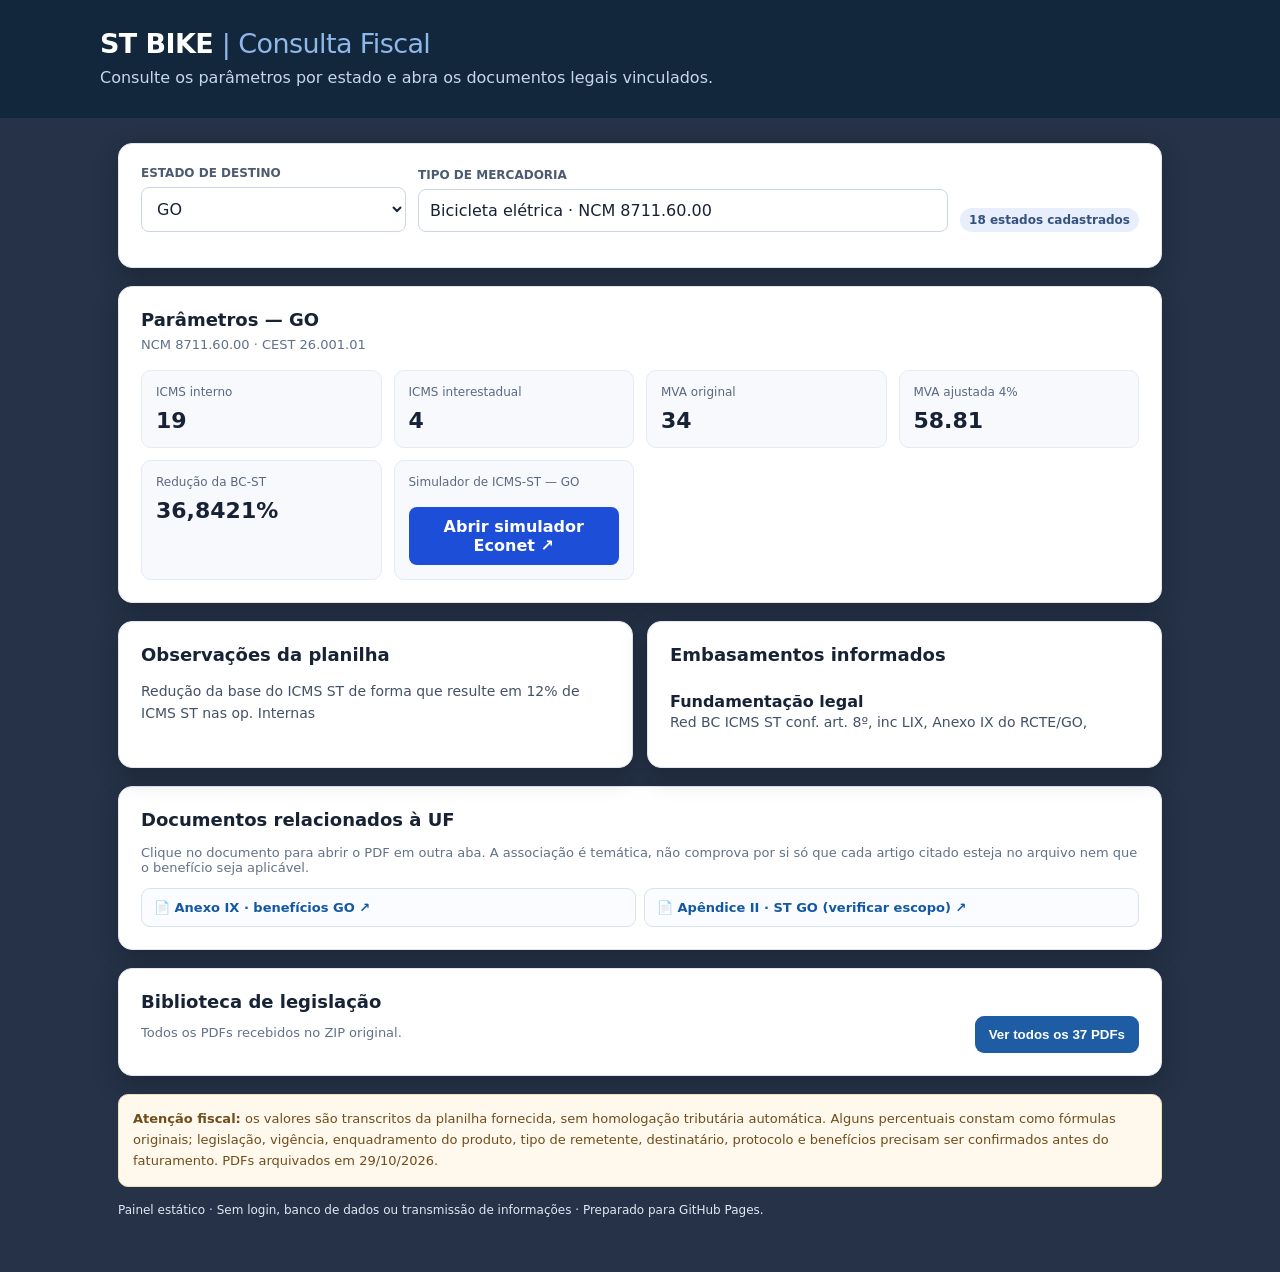
<file: index.html>
<!doctype html><html lang="pt-BR"><head><meta charset="utf-8"/><meta name="viewport" content="width=device-width, initial-scale=1"/><meta name="description" content="Consulta de parâmetros de ICMS-ST para bicicletas elétricas com PDFs de legislação."/><title>ST BIKE | Consulta Fiscal</title><link rel="stylesheet" href="style.css"/></head><body><header class="top"><h1>ST BIKE <span style="font-weight:400;color:#8eb8e9">| Consulta Fiscal</span></h1><p>Consulte os parâmetros por estado e abra os documentos legais vinculados.</p></header><main class="wrap"><section class="panel"><div class="controls"><div class="field"><label for="uf">ESTADO DE DESTINO</label><select id="uf"><option>Carregando...</option></select></div><div class="field" style="flex:2"><label>TIPO DE MERCADORIA</label><input value="Bicicleta elétrica · NCM 8711.60.00" readonly></div><span class="badge" id="statecount">Carregando</span></div><p id="loadstatus" class="subtle"></p></section><section class="panel"><h2 class="sectiontitle" id="titulo">Parâmetros</h2><div class="subtle" id="ncm" style="margin:-8px 0 18px"></div><div class="tiles" id="metrics"></div></section><div class="details"><section class="panel"><h2 class="sectiontitle">Observações da planilha</h2><div id="obs" class="note"></div></section><section class="panel"><h2 class="sectiontitle">Embasamentos informados</h2><div id="leis"></div></section></div><section class="panel"><h2 class="sectiontitle">Documentos relacionados à UF</h2><p class="subtle">Clique no documento para abrir o PDF em outra aba. A associação é temática, não comprova por si só que cada artigo citado esteja no arquivo nem que o benefício seja aplicável.</p><div id="pdfs" class="links"></div></section><section class="panel"><div class="controls" style="justify-content:space-between"><div><h2 class="sectiontitle" style="margin:0">Biblioteca de legislação</h2><p class="subtle">Todos os PDFs recebidos no ZIP original.</p></div><button id="toggle" type="button">Ver todos os 37 PDFs</button></div><div id="catalog"><div class="field"><label for="search">FILTRAR DOCUMENTOS</label><input id="search" placeholder="Nome do arquivo ou número" /></div><div id="catalog-list" class="document-grid"></div></div></section><div class="warn"><b>Atenção fiscal:</b> os valores são transcritos da planilha fornecida, sem homologação tributária automática. Alguns percentuais constam como fórmulas originais; legislação, vigência, enquadramento do produto, tipo de remetente, destinatário, protocolo e benefícios precisam ser confirmados antes do faturamento. PDFs arquivados em 29/10/2026.</div><p class="foot">Painel estático · Sem login, banco de dados ou transmissão de informações · Preparado para GitHub Pages.</p></main><script src="app.js"></script></body></html>
</file>
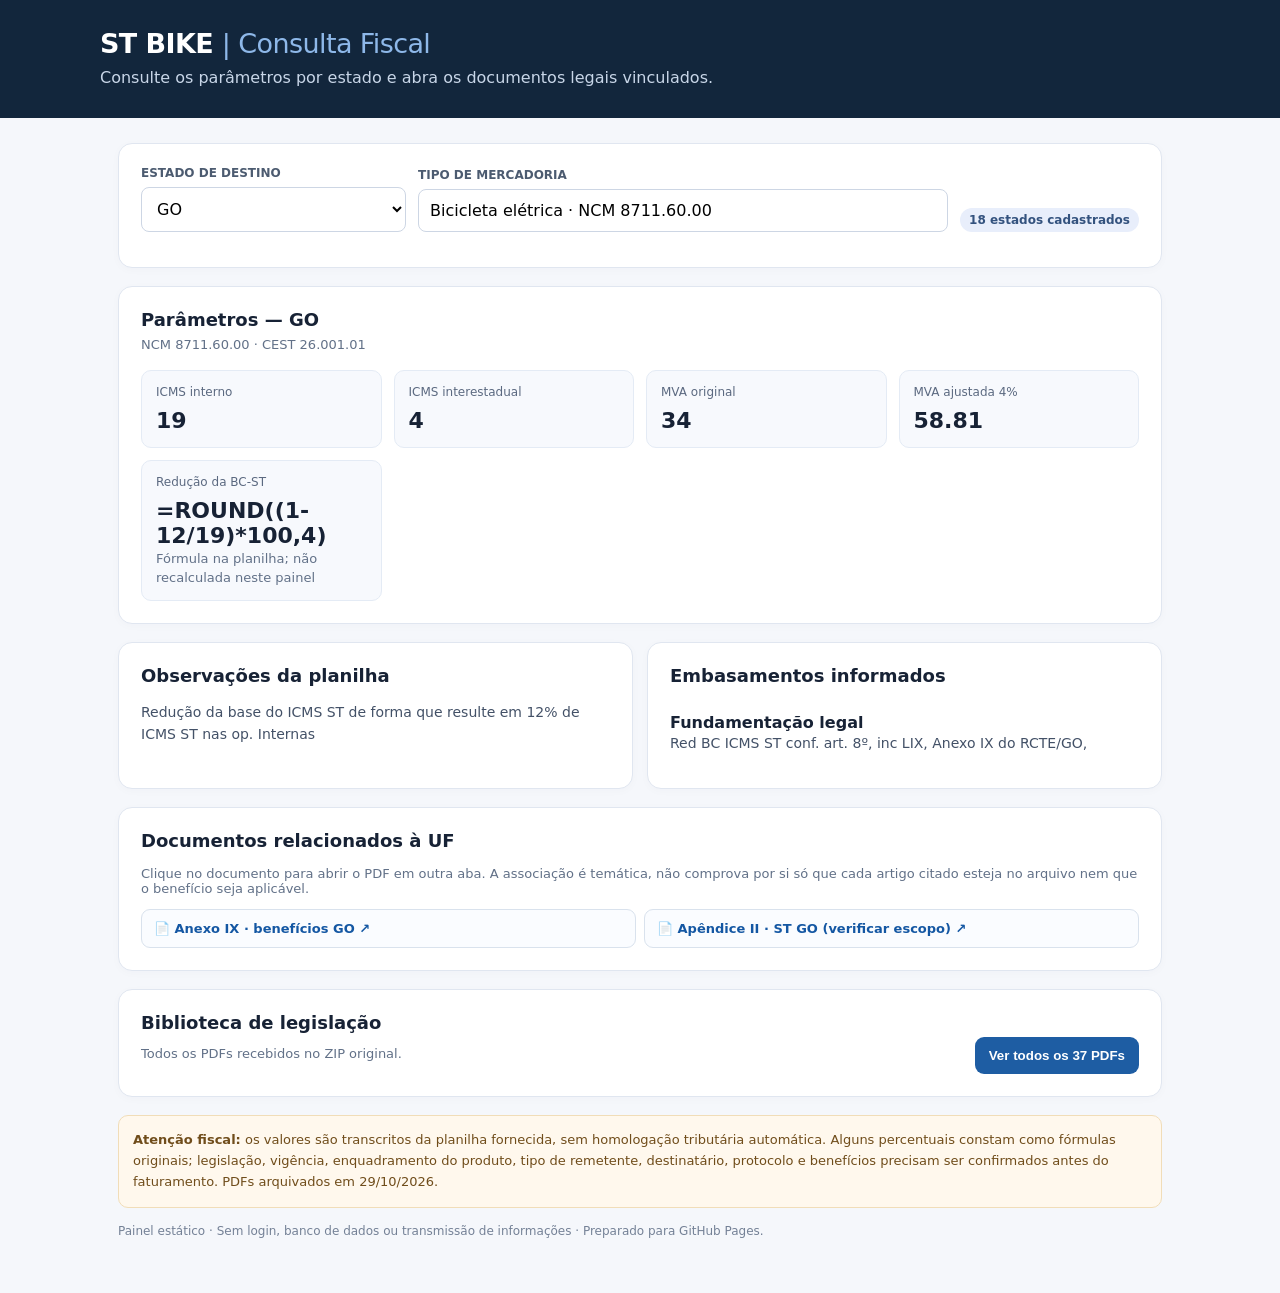
<file: 01_SITE/index.html>
<!doctype html><html lang="pt-BR"><head><meta charset="utf-8"/><meta name="viewport" content="width=device-width, initial-scale=1"/><meta name="description" content="Consulta de parâmetros de ICMS-ST para bicicletas elétricas com PDFs de legislação."/><title>ST BIKE | Consulta Fiscal</title><link rel="stylesheet" href="style.css"/></head><body><header class="top"><h1>ST BIKE <span style="font-weight:400;color:#8eb8e9">| Consulta Fiscal</span></h1><p>Consulte os parâmetros por estado e abra os documentos legais vinculados.</p></header><main class="wrap"><section class="panel"><div class="controls"><div class="field"><label for="uf">ESTADO DE DESTINO</label><select id="uf"><option>Carregando...</option></select></div><div class="field" style="flex:2"><label>TIPO DE MERCADORIA</label><input value="Bicicleta elétrica · NCM 8711.60.00" readonly></div><span class="badge" id="statecount">Carregando</span></div><p id="loadstatus" class="subtle"></p></section><section class="panel"><h2 class="sectiontitle" id="titulo">Parâmetros</h2><div class="subtle" id="ncm" style="margin:-8px 0 18px"></div><div class="tiles" id="metrics"></div></section><div class="details"><section class="panel"><h2 class="sectiontitle">Observações da planilha</h2><div id="obs" class="note"></div></section><section class="panel"><h2 class="sectiontitle">Embasamentos informados</h2><div id="leis"></div></section></div><section class="panel"><h2 class="sectiontitle">Documentos relacionados à UF</h2><p class="subtle">Clique no documento para abrir o PDF em outra aba. A associação é temática, não comprova por si só que cada artigo citado esteja no arquivo nem que o benefício seja aplicável.</p><div id="pdfs" class="links"></div></section><section class="panel"><div class="controls" style="justify-content:space-between"><div><h2 class="sectiontitle" style="margin:0">Biblioteca de legislação</h2><p class="subtle">Todos os PDFs recebidos no ZIP original.</p></div><button id="toggle" type="button">Ver todos os 37 PDFs</button></div><div id="catalog"><div class="field"><label for="search">FILTRAR DOCUMENTOS</label><input id="search" placeholder="Nome do arquivo ou número" /></div><div id="catalog-list" class="document-grid"></div></div></section><div class="warn"><b>Atenção fiscal:</b> os valores são transcritos da planilha fornecida, sem homologação tributária automática. Alguns percentuais constam como fórmulas originais; legislação, vigência, enquadramento do produto, tipo de remetente, destinatário, protocolo e benefícios precisam ser confirmados antes do faturamento. PDFs arquivados em 29/10/2026.</div><p class="foot">Painel estático · Sem login, banco de dados ou transmissão de informações · Preparado para GitHub Pages.</p></main><script src="app.js"></script></body></html>
</file>
<file: style.css>
/* ST BIKE — Consulta Fiscal | Layout original com fundo mais escuro */
:root {
  font-family: Inter, system-ui, -apple-system, Segoe UI, Arial, sans-serif;
  background: #253247;
  color: #172235;
}
* { box-sizing: border-box; }
body { margin: 0; background: #253247; }
.top { background: #12263c; color: white; padding: 28px max(20px, calc((100vw - 1080px)/2)); }
.top h1 { margin: 0 0 7px; font-size: 27px; letter-spacing: -.6px; }
.top p { color: #c8d6e8; margin: 0; line-height: 1.5; }
.wrap { max-width: 1080px; margin: 25px auto; padding: 0 18px; }
.panel { background: #fff; color: #172235; border: 1px solid #e0e6f0; border-radius: 14px; padding: 22px; margin-bottom: 18px; box-shadow: 0 8px 26px rgba(0,0,0,.22); }
.controls { display: flex; gap: 12px; flex-wrap: wrap; align-items: flex-end; }
.field { display: flex; flex-direction: column; gap: 7px; flex: 1; min-width: 175px; }
label { font-size: 12px; font-weight: 700; color: #4c5b70; }
select, input { font: inherit; padding: 11px; border-radius: 8px; border: 1px solid #cdd6e4; background: white; color: #172235; width: 100%; }
.badge { padding: 5px 9px; background: #e8eefb; border-radius: 99px; font-size: 12px; color: #33527e; font-weight: 650; }
.sectiontitle { margin: 0 0 15px; font-size: 18px; }
.tiles { display: grid; grid-template-columns: repeat(4, minmax(0,1fr)); gap: 12px; }
.tile { background: #f7f9fd; border: 1px solid #e4ebf5; border-radius: 10px; padding: 14px; }
.tile span { display: block; font-size: 12px; color: #5b6980; margin-bottom: 9px; }
.tile strong { font-size: 22px; overflow-wrap: anywhere; }
.details { display: grid; grid-template-columns: 1fr 1fr; gap: 14px; }
.note { font-size: 14px; color: #435167; line-height: 1.6; white-space: pre-wrap; overflow-wrap: anywhere; }
.law { border-top: 1px solid #edf0f5; padding: 12px 0; }
.law:first-child { border-top: 0; }
.law small { color: #64748b; font-size: 12px; display: block; margin-top: 4px; }
.links { display: grid; grid-template-columns: 1fr 1fr; gap: 8px; }
.doclink { display: flex; align-items: center; gap: 8px; border: 1px solid #d9e2ed; background: #fafcff; color: #1457a3; padding: 11px 12px; border-radius: 9px; text-decoration: none; font-size: 13px; font-weight: 650; }
.doclink:hover { background: #edf4ff; }
.warn { background: #fff8ed; border: 1px solid #f1ddb8; border-radius: 10px; padding: 14px; font-size: 13px; line-height: 1.6; color: #704d1b; }
button { background: #1e5da3; border: 0; padding: 11px 14px; border-radius: 9px; color: #fff; cursor: pointer; font-weight: 650; }
button:hover { background: #16477f; }
.foot { color: #e0e8f4; font-size: 12px; padding: 4px 0 30px; }
#catalog { display: none; }
#catalog.active { display: block; }
.subtle { color: #627188; font-size: 13px; }
.document-grid { display: grid; grid-template-columns: 1fr 1fr; gap: 8px; margin-top: 15px; }
@media (max-width: 760px) {
  .tiles { grid-template-columns: repeat(2,1fr); }
  .details, .links, .document-grid { grid-template-columns: 1fr; }
  .top { padding: 25px 18px; }
}
@media (max-width: 420px) {
  .tiles { grid-template-columns: 1fr 1fr; }
  .tile strong { font-size: 19px; }
}
</file>
<file: 01_SITE/style.css>
:root{font-family:Inter,system-ui,-apple-system,Segoe UI,Arial,sans-serif;background:#f5f7fb;color:#172235}*{box-sizing:border-box}body{margin:0}.top{background:#12263c;color:white;padding:28px max(20px,calc((100vw - 1080px)/2))}.top h1{margin:0 0 7px;font-size:27px;letter-spacing:-.6px}.top p{color:#c8d6e8;margin:0;line-height:1.5}.wrap{max-width:1080px;margin:25px auto;padding:0 18px}.panel{background:white;border:1px solid #e0e6f0;border-radius:14px;padding:22px;margin-bottom:18px;box-shadow:0 2px 10px #13264206}.controls{display:flex;gap:12px;flex-wrap:wrap;align-items:flex-end}.field{display:flex;flex-direction:column;gap:7px;flex:1;min-width:175px}label{font-size:12px;font-weight:700;color:#4c5b70}select,input{font:inherit;padding:11px;border-radius:8px;border:1px solid #cdd6e4;background:white;width:100%}.badge{padding:5px 9px;background:#e8eefb;border-radius:99px;font-size:12px;color:#33527e;font-weight:650}.sectiontitle{margin:0 0 15px;font-size:18px}.tiles{display:grid;grid-template-columns:repeat(4,minmax(0,1fr));gap:12px}.tile{background:#f7f9fd;border:1px solid #e4ebf5;border-radius:10px;padding:14px}.tile span{display:block;font-size:12px;color:#5b6980;margin-bottom:9px}.tile strong{font-size:22px;overflow-wrap:anywhere}.details{display:grid;grid-template-columns:1fr 1fr;gap:14px}.note{font-size:14px;color:#435167;line-height:1.6;white-space:pre-wrap;overflow-wrap:anywhere}.law{border-top:1px solid #edf0f5;padding:12px 0}.law:first-child{border-top:0}.law small{color:#64748b;font-size:12px;display:block;margin-top:4px}.links{display:grid;grid-template-columns:1fr 1fr;gap:8px}.doclink{display:flex;align-items:center;gap:8px;border:1px solid #d9e2ed;background:#fafcff;color:#1457a3;padding:11px 12px;border-radius:9px;text-decoration:none;font-size:13px;font-weight:650}.doclink:hover{background:#edf4ff}.warn{background:#fff8ed;border:1px solid #f1ddb8;border-radius:10px;padding:14px;font-size:13px;line-height:1.6;color:#704d1b}button{background:#1e5da3;border:0;padding:11px 14px;border-radius:9px;color:#fff;cursor:pointer;font-weight:650}button:hover{background:#16477f}.foot{color:#748196;font-size:12px;padding:4px 0 30px}#catalog{display:none}#catalog.active{display:block}.subtle{color:#627188;font-size:13px}.document-grid{display:grid;grid-template-columns:1fr 1fr;gap:8px;margin-top:15px}@media(max-width:760px){.tiles{grid-template-columns:repeat(2,1fr)}.details,.links,.document-grid{grid-template-columns:1fr}.top{padding:25px 18px}}@media(max-width:420px){.tiles{grid-template-columns:1fr 1fr}.tile strong{font-size:19px}}
</file>
